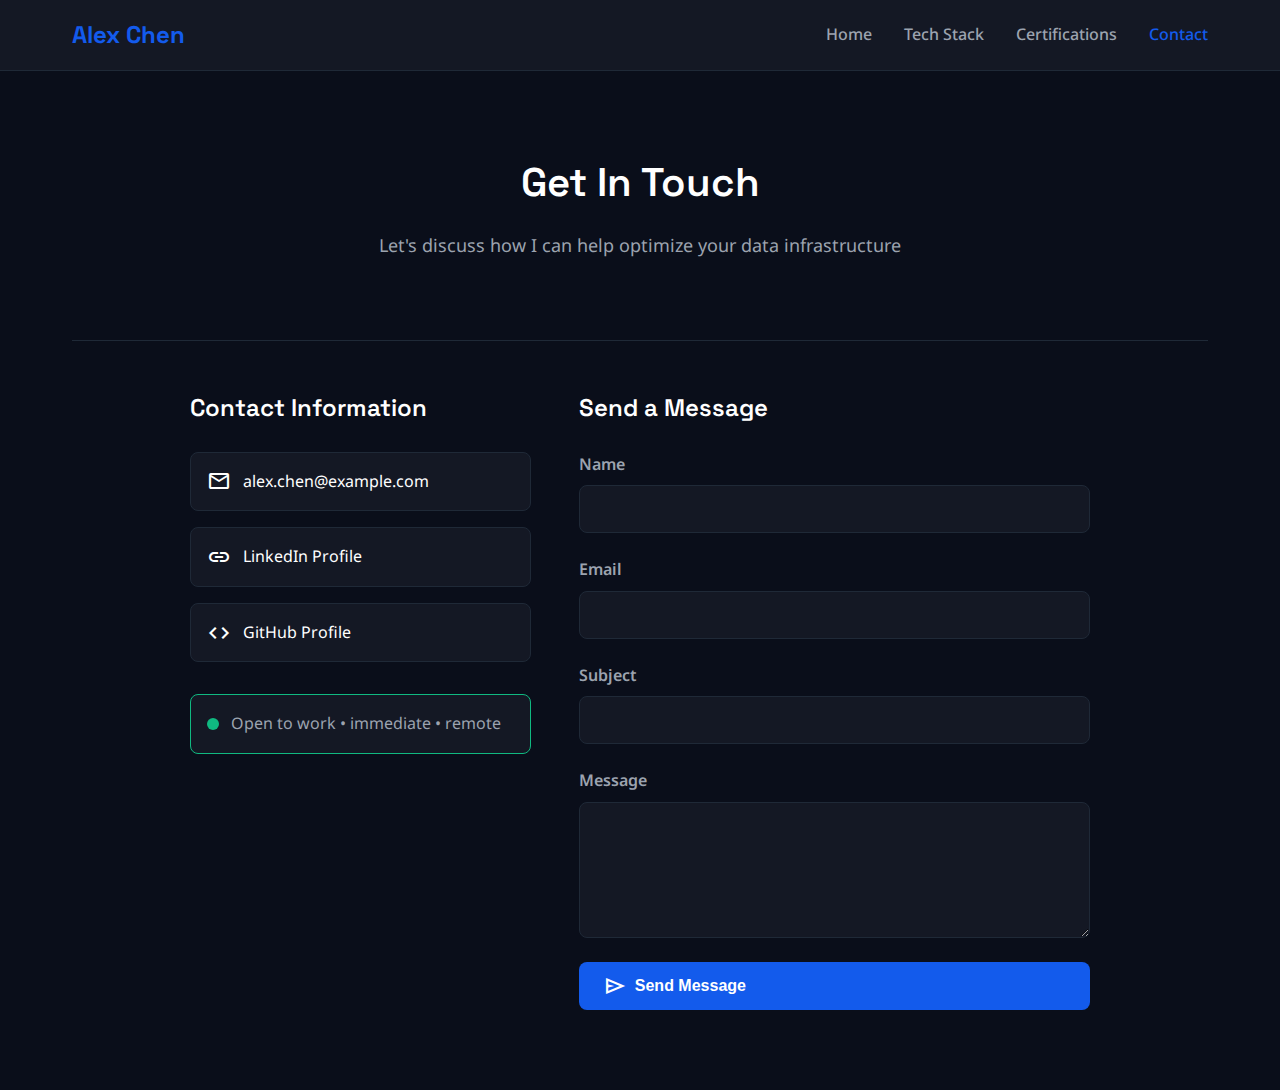
<file: contact.html>
<!DOCTYPE html>
<html lang="en">
<head>
    <meta charset="UTF-8">
    <meta name="viewport" content="width=device-width, initial-scale=1.0">
    <title>Contact - Portfolio</title>
    <link rel="stylesheet" href="styles.css">
    <link rel="stylesheet" href="https://fonts.googleapis.com/css2?family=Space+Grotesk:wght@400;500;600;700&family=Noto+Sans:wght@300;400;500;600&display=swap">
    <link rel="stylesheet" href="https://fonts.googleapis.com/css2?family=Material+Symbols+Outlined:opsz,wght,FILL,GRAD@20..48,100..700,0..1,-50..200" />
</head>
<body>
    <nav class="navbar">
        <div class="nav-container">
            <a href="index.html" class="nav-brand" id="navBrand">Portfolio</a>
            <div class="nav-links">
                <a href="index.html" class="nav-link">Home</a>
                <a href="tech-stack.html" class="nav-link">Tech Stack</a>
                <a href="certifications.html" class="nav-link">Certifications</a>
                <a href="contact.html" class="nav-link active">Contact</a>
            </div>
        </div>
    </nav>

    <main class="container">
        <section class="page-header">
            <h1 class="page-heading">Get In Touch</h1>
            <p class="page-subheading">Let's discuss how I can help optimize your data infrastructure</p>
        </section>

        <section class="contact-section">
            <div class="contact-grid">
                <div class="contact-info">
                    <h2>Contact Information</h2>
                    <div class="contact-items">
                        <a id="emailLink" href="" class="contact-item">
                            <span class="material-symbols-outlined">mail</span>
                            <span id="emailText"></span>
                        </a>
                        <a id="linkedinLink" href="" target="_blank" class="contact-item">
                            <span class="material-symbols-outlined">link</span>
                            <span>LinkedIn Profile</span>
                        </a>
                        <a id="githubLink" href="" target="_blank" class="contact-item">
                            <span class="material-symbols-outlined">code</span>
                            <span>GitHub Profile</span>
                        </a>
                    </div>
                    <div class="status-badge" id="statusBadge">
                        <span class="status-indicator"></span>
                        <span id="statusText"></span>
                    </div>
                </div>

                <div class="contact-form-container">
                    <h2>Send a Message</h2>
                    <form id="contactForm" class="contact-form">
                        <div class="form-group">
                            <label for="name">Name</label>
                            <input type="text" id="name" name="name" required>
                        </div>
                        <div class="form-group">
                            <label for="email">Email</label>
                            <input type="email" id="email" name="email" required>
                        </div>
                        <div class="form-group">
                            <label for="subject">Subject</label>
                            <input type="text" id="subject" name="subject" required>
                        </div>
                        <div class="form-group">
                            <label for="message">Message</label>
                            <textarea id="message" name="message" rows="5" required></textarea>
                        </div>
                        <button type="submit" class="btn-primary">
                            <span class="material-symbols-outlined">send</span>
                            Send Message
                        </button>
                    </form>
                    <div id="formMessage" class="form-message"></div>
                </div>
            </div>
        </section>
    </main>

    <script src="app.js"></script>
    <script>
        loadConfig().then(config => {
            document.getElementById('navBrand').textContent = config.personal.name;
            document.getElementById('emailText').textContent = config.contact.email;
            document.getElementById('emailLink').href = `mailto:${config.contact.email}`;
            document.getElementById('linkedinLink').href = config.contact.linkedin;
            document.getElementById('githubLink').href = config.contact.github;

            // Status badge
            const statusText = config.contact.status.openToWork 
                ? `Open to work • ${config.contact.status.availability} • ${config.contact.status.location}`
                : 'Not available';
            document.getElementById('statusText').textContent = statusText;
            const statusBadge = document.getElementById('statusBadge');
            if (config.contact.status.openToWork) {
                statusBadge.classList.add('open');
            }

            // Form submission
            const form = document.getElementById('contactForm');
            const formMessage = document.getElementById('formMessage');

            form.onsubmit = async (e) => {
                e.preventDefault();
                
                const formData = new FormData(form);
                const data = {
                    name: formData.get('name'),
                    email: formData.get('email'),
                    subject: formData.get('subject'),
                    message: formData.get('message')
                };

                // If Web3Forms key is configured, use it
                if (config.contact.web3formsKey) {
                    try {
                        const response = await fetch('https://api.web3forms.com/submit', {
                            method: 'POST',
                            headers: {
                                'Content-Type': 'application/json'
                            },
                            body: JSON.stringify({
                                access_key: config.contact.web3formsKey,
                                ...data
                            })
                        });

                        const result = await response.json();
                        
                        if (result.success) {
                            formMessage.textContent = 'Message sent successfully!';
                            formMessage.className = 'form-message success';
                            form.reset();
                        } else {
                            throw new Error('Form submission failed');
                        }
                    } catch (error) {
                        formMessage.textContent = 'Failed to send message. Please try email directly.';
                        formMessage.className = 'form-message error';
                    }
                } else {
                    // Fallback to mailto
                    const mailtoLink = `mailto:${config.contact.email}?subject=${encodeURIComponent(data.subject)}&body=${encodeURIComponent(`Name: ${data.name}\nEmail: ${data.email}\n\n${data.message}`)}`;
                    window.location.href = mailtoLink;
                    formMessage.textContent = 'Opening your email client...';
                    formMessage.className = 'form-message success';
                }
            };
        });
    </script>
</body>
</html>
</file>
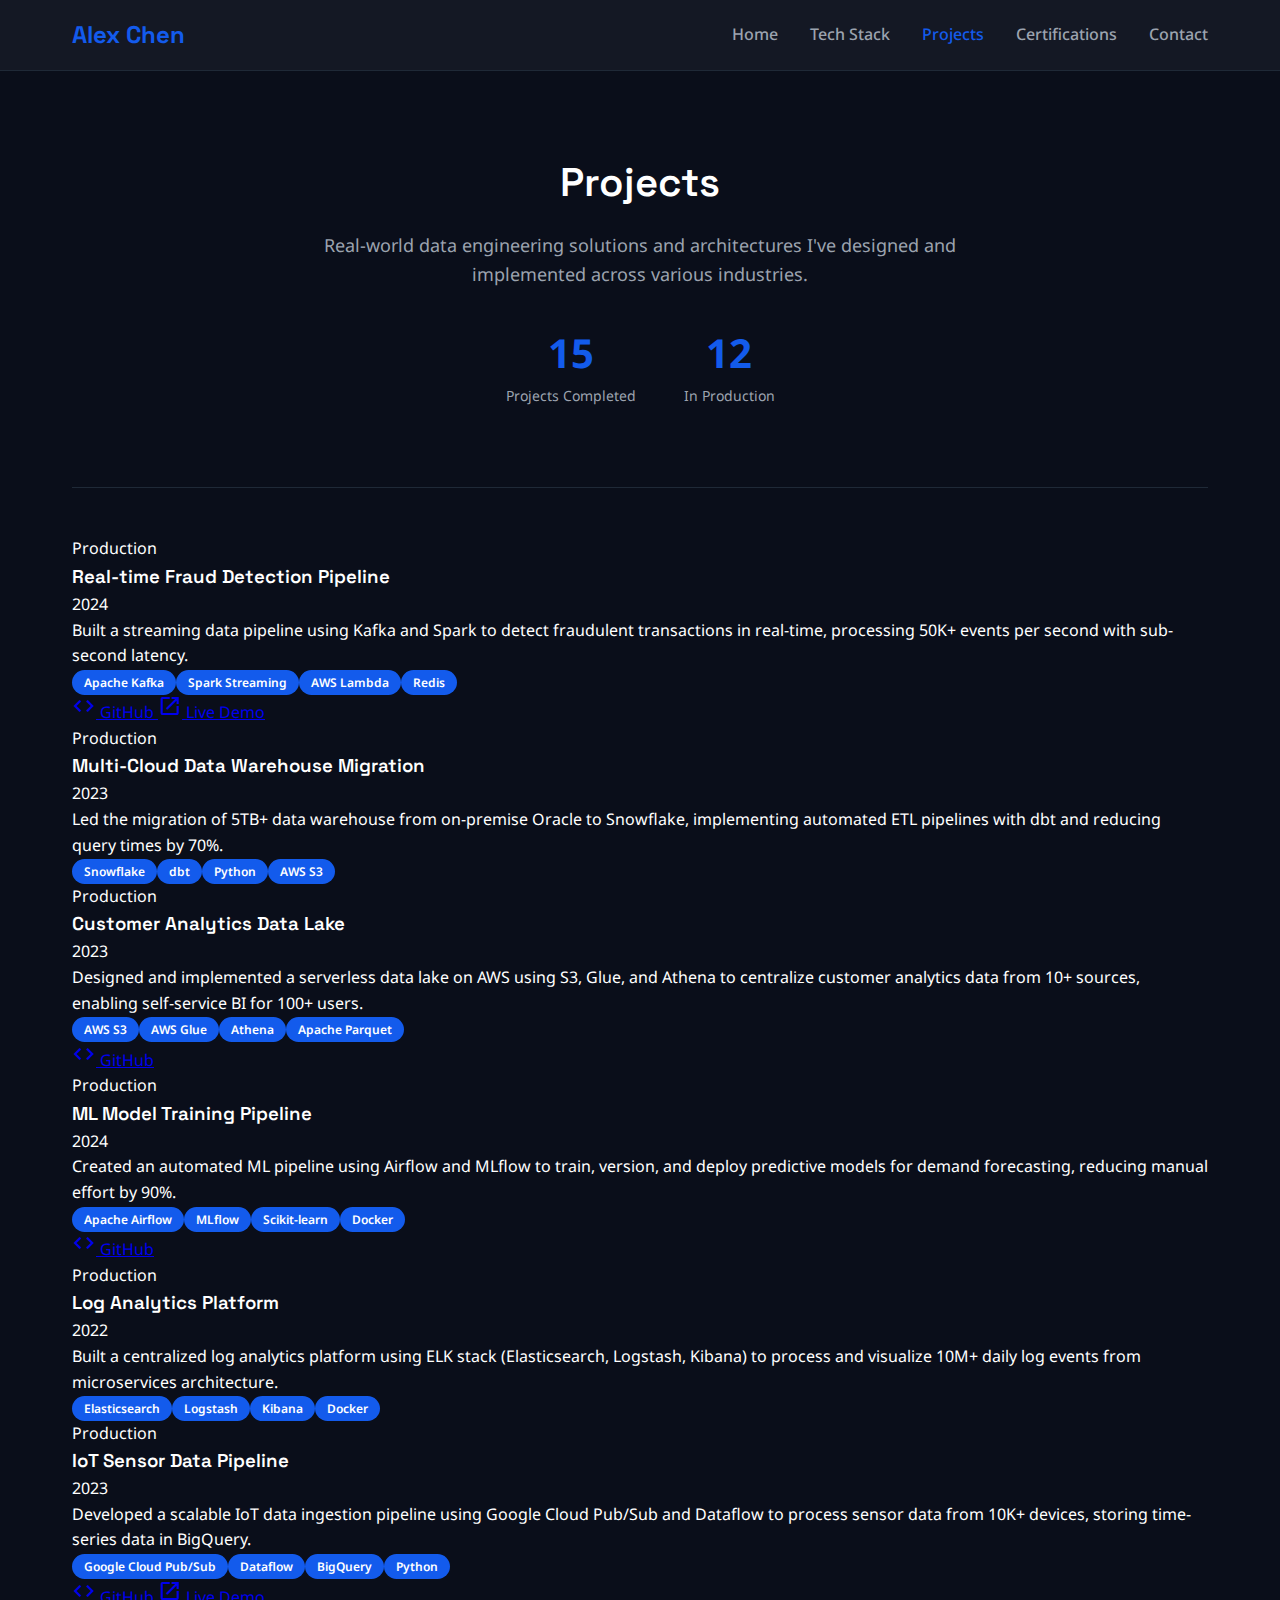
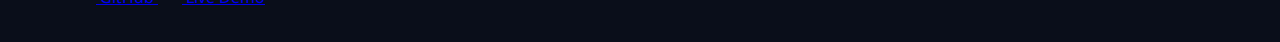
<file: projects.html>
<!DOCTYPE html>
<html lang="en">
<head>
    <meta charset="UTF-8">
    <meta name="viewport" content="width=device-width, initial-scale=1.0">
    <title>Projects - Data Engineer Portfolio</title>
    <link rel="stylesheet" href="styles.css">
    <link rel="stylesheet" href="https://fonts.googleapis.com/css2?family=Space+Grotesk:wght@400;500;600;700&family=Noto+Sans:wght@300;400;500;600&display=swap">
    <link rel="stylesheet" href="https://fonts.googleapis.com/css2?family=Material+Symbols+Outlined:opsz,wght,FILL,GRAD@20..48,100..700,0..1,-50..200" />
</head>
<body>
    <nav class="navbar">
        <div class="nav-container">
            <a href="index.html" class="nav-brand" id="navBrand">Portfolio</a>
            <div class="nav-links">
                <a href="index.html" class="nav-link">Home</a>
                <a href="tech-stack.html" class="nav-link">Tech Stack</a>
                <a href="projects.html" class="nav-link active">Projects</a>
                <a href="certifications.html" class="nav-link">Certifications</a>
                <a href="contact.html" class="nav-link">Contact</a>
            </div>
        </div>
    </nav>

    <main class="container">
        <section class="page-header">
            <h1 id="pageHeading" class="page-heading"></h1>
            <p id="pageSubheading" class="page-subheading"></p>
            <div class="stats">
                <div class="stat-item">
                    <div class="stat-value" id="projectsCompleted"></div>
                    <div class="stat-label">Projects Completed</div>
                </div>
                <div class="stat-item">
                    <div class="stat-value" id="inProduction"></div>
                    <div class="stat-label">In Production</div>
                </div>
            </div>
        </section>

        <section class="projects-grid" id="projectsGrid">
            <!-- Projects will be loaded dynamically -->
        </section>
    </main>

    <script src="app.js"></script>
    <script>
        // Load projects data
        loadConfig().then(config => {
            document.getElementById('navBrand').textContent = config.personal.name;
            document.getElementById('pageHeading').textContent = config.projects.heading;
            document.getElementById('pageSubheading').textContent = config.projects.subheading;
            document.getElementById('projectsCompleted').textContent = config.projects.stats.completed;
            document.getElementById('inProduction').textContent = config.projects.stats.inProduction;

            // Load projects
            const projectsGrid = document.getElementById('projectsGrid');
            config.projects.items.forEach(project => {
                const projectCard = document.createElement('div');
                projectCard.className = 'project-card';
                
                projectCard.innerHTML = `
                    <div class="project-image" style="background-image: url('${project.image}')">
                        <div class="project-status ${project.status.toLowerCase()}">${project.status}</div>
                    </div>
                    <div class="project-content">
                        <div class="project-header">
                            <h3 class="project-title">${project.title}</h3>
                            <span class="project-year">${project.year}</span>
                        </div>
                        <p class="project-description">${project.description}</p>
                        <div class="project-technologies">
                            ${project.technologies.map(tech => `<span class="tech-tag">${tech}</span>`).join('')}
                        </div>
                        <div class="project-links">
                            ${project.github ? `
                                <a href="${project.github}" target="_blank" rel="noopener" class="project-link">
                                    <span class="material-symbols-outlined">code</span>
                                    GitHub
                                </a>
                            ` : ''}
                            ${project.demo ? `
                                <a href="${project.demo}" target="_blank" rel="noopener" class="project-link">
                                    <span class="material-symbols-outlined">open_in_new</span>
                                    Live Demo
                                </a>
                            ` : ''}
                        </div>
                    </div>
                `;
                
                projectsGrid.appendChild(projectCard);
            });
        });
    </script>
</body>
</html>
</file>
<file: styles.css>
* {
  margin: 0;
  padding: 0;
  box-sizing: border-box;
}

:root {
  --primary: #135bec;
  --primary-dark: #0d47c4;
  --background: #0a0e1a;
  --surface: #141824;
  --text-primary: #ffffff;
  --text-secondary: #9ca3af;
  --border: #1f2937;
  --success: #10b981;
  --warning: #f59e0b;
  --error: #ef4444;
}

body {
  font-family: "Noto Sans", sans-serif;
  background-color: var(--background);
  color: var(--text-primary);
  line-height: 1.6;
}

h1,
h2,
h3,
h4,
h5,
h6 {
  font-family: "Space Grotesk", sans-serif;
  font-weight: 600;
}

/* Navbar */
.navbar {
  background-color: var(--surface);
  border-bottom: 1px solid var(--border);
  position: sticky;
  top: 0;
  z-index: 100;
}

.nav-container {
  max-width: 1200px;
  margin: 0 auto;
  padding: 1rem 2rem;
  display: flex;
  justify-content: space-between;
  align-items: center;
}

.nav-brand {
  font-family: "Space Grotesk", sans-serif;
  font-size: 1.5rem;
  font-weight: 700;
  color: var(--primary);
  text-decoration: none;
}

.nav-links {
  display: flex;
  gap: 2rem;
}

.nav-link {
  color: var(--text-secondary);
  text-decoration: none;
  font-weight: 500;
  transition: color 0.2s;
}

.nav-link:hover,
.nav-link.active {
  color: var(--primary);
}

/* Container */
.container {
  max-width: 1200px;
  margin: 0 auto;
  padding: 2rem;
}

/* Hero Section */
.hero {
  text-align: center;
  padding: 4rem 0;
}

.profile-image {
  width: 150px;
  height: 150px;
  border-radius: 50%;
  object-fit: cover;
  border: 4px solid var(--primary);
  margin-bottom: 2rem;
}

.hero-heading {
  font-size: 3rem;
  margin-bottom: 0.5rem;
}

.hero-subheading {
  font-size: 1.5rem;
  color: var(--primary);
  margin-bottom: 1rem;
}

.hero-description {
  font-size: 1.125rem;
  color: var(--text-secondary);
  max-width: 600px;
  margin: 0 auto 2rem;
}

/* Stats */
.stats {
  display: flex;
  gap: 3rem;
  justify-content: center;
  margin: 2rem 0;
}

.stat-item {
  text-align: center;
}

.stat-value {
  font-size: 2.5rem;
  font-weight: 700;
  color: var(--primary);
}

.stat-label {
  color: var(--text-secondary);
  font-size: 0.875rem;
}

/* Buttons */
.btn-primary {
  background-color: var(--primary);
  color: white;
  border: none;
  padding: 0.75rem 1.5rem;
  border-radius: 0.5rem;
  font-size: 1rem;
  font-weight: 600;
  cursor: pointer;
  display: inline-flex;
  align-items: center;
  gap: 0.5rem;
  transition: background-color 0.2s;
}

.btn-primary:hover {
  background-color: var(--primary-dark);
}

/* Cards */
.cards-section {
  display: grid;
  grid-template-columns: repeat(auto-fit, minmax(300px, 1fr));
  gap: 2rem;
  margin-top: 3rem;
}

.card {
  background-color: var(--surface);
  border: 1px solid var(--border);
  border-radius: 0.75rem;
  padding: 2rem;
  text-decoration: none;
  transition: transform 0.2s, border-color 0.2s;
}

.card:hover {
  transform: translateY(-4px);
  border-color: var(--primary);
}

.card-icon {
  font-size: 3rem;
  color: var(--primary);
  margin-bottom: 1rem;
}

.card-title {
  font-size: 1.5rem;
  color: var(--text-primary);
  margin-bottom: 0.5rem;
}

.card-description {
  color: var(--text-secondary);
}

/* Page Header */
.page-header {
  text-align: center;
  padding: 3rem 0;
  border-bottom: 1px solid var(--border);
  margin-bottom: 3rem;
}

.page-heading {
  font-size: 2.5rem;
  margin-bottom: 1rem;
}

.page-subheading {
  font-size: 1.125rem;
  color: var(--text-secondary);
  max-width: 700px;
  margin: 0 auto 2rem;
}

/* Content Sections */
.content-section {
  margin-bottom: 4rem;
}

.section-heading {
  font-size: 1.75rem;
  margin-bottom: 1.5rem;
  color: var(--primary);
}

/* Grid */
.grid {
  display: grid;
  grid-template-columns: repeat(auto-fill, minmax(300px, 1fr));
  gap: 1.5rem;
}

/* Tech Cards */
.tech-card {
  background-color: var(--surface);
  border: 1px solid var(--border);
  border-radius: 0.75rem;
  padding: 1.5rem;
  display: flex;
  gap: 1rem;
}

.tech-logo {
  width: 60px;
  height: 60px;
  object-fit: contain;
  border-radius: 0.5rem;
}

.tech-icon {
  font-size: 3rem;
  color: var(--primary);
}

.tech-content {
  flex: 1;
}

.tech-name {
  font-size: 1.25rem;
  margin-bottom: 0.5rem;
}

.tech-description {
  color: var(--text-secondary);
  font-size: 0.875rem;
  margin-bottom: 1rem;
}

.tech-footer {
  display: flex;
  align-items: center;
  gap: 1rem;
}

.tech-level {
  font-size: 0.875rem;
  color: var(--primary);
  font-weight: 600;
}

.progress-bar {
  flex: 1;
  height: 6px;
  background-color: var(--border);
  border-radius: 3px;
  overflow: hidden;
}

.progress-fill {
  height: 100%;
  background-color: var(--primary);
  transition: width 0.3s;
}

.tech-tags {
  display: flex;
  gap: 0.5rem;
  flex-wrap: wrap;
}

.tech-tag {
  background-color: var(--primary);
  color: white;
  padding: 0.25rem 0.75rem;
  border-radius: 1rem;
  font-size: 0.75rem;
  font-weight: 600;
}

/* Tool Cards */
.tool-card {
  background-color: var(--surface);
  border: 1px solid var(--border);
  border-radius: 0.75rem;
  padding: 1.5rem;
  display: flex;
  align-items: center;
  gap: 1rem;
}

.tool-logo {
  width: 50px;
  height: 50px;
  object-fit: contain;
  border-radius: 0.5rem;
}

.tool-icon {
  font-size: 2.5rem;
  color: var(--primary);
}

.tool-content {
  flex: 1;
}

.tool-name {
  font-size: 1.125rem;
  margin-bottom: 0.25rem;
}

.tool-category {
  color: var(--text-secondary);
  font-size: 0.875rem;
}

/* Certification Cards */
.cert-card {
  background-color: var(--surface);
  border: 1px solid var(--border);
  border-radius: 0.75rem;
  padding: 1.5rem;
  display: flex;
  gap: 1rem;
}

.cert-logo {
  width: 80px;
  height: 80px;
  object-fit: contain;
  border-radius: 0.5rem;
}

.cert-content {
  flex: 1;
}

.cert-title {
  font-size: 1.125rem;
  margin-bottom: 0.25rem;
}

.cert-provider {
  color: var(--text-secondary);
  font-size: 0.875rem;
  margin-bottom: 1rem;
}

.cert-footer {
  display: flex;
  justify-content: space-between;
  align-items: center;
  font-size: 0.875rem;
}

.cert-status {
  padding: 0.25rem 0.75rem;
  border-radius: 1rem;
  font-weight: 600;
}

.cert-status.active {
  background-color: var(--success);
  color: white;
}

.cert-status.expires {
  background-color: var(--warning);
  color: white;
}

.cert-status.lifetime {
  background-color: var(--primary);
  color: white;
}

.cert-issued {
  color: var(--text-secondary);
}

/* Contact Section */
.contact-section {
  max-width: 900px;
  margin: 0 auto;
}

.contact-grid {
  display: grid;
  grid-template-columns: 1fr 1.5fr;
  gap: 3rem;
}

.contact-info h2,
.contact-form-container h2 {
  font-size: 1.5rem;
  margin-bottom: 1.5rem;
}

.contact-items {
  display: flex;
  flex-direction: column;
  gap: 1rem;
  margin-bottom: 2rem;
}

.contact-item {
  display: flex;
  align-items: center;
  gap: 0.75rem;
  padding: 1rem;
  background-color: var(--surface);
  border: 1px solid var(--border);
  border-radius: 0.5rem;
  color: var(--text-primary);
  text-decoration: none;
  transition: border-color 0.2s;
}

.contact-item:hover {
  border-color: var(--primary);
}

.status-badge {
  display: flex;
  align-items: center;
  gap: 0.75rem;
  padding: 1rem;
  background-color: var(--surface);
  border: 1px solid var(--border);
  border-radius: 0.5rem;
  color: var(--text-secondary);
}

.status-badge.open {
  border-color: var(--success);
}

.status-indicator {
  width: 12px;
  height: 12px;
  background-color: var(--text-secondary);
  border-radius: 50%;
}

.status-badge.open .status-indicator {
  background-color: var(--success);
  animation: pulse 2s infinite;
}

@keyframes pulse {
  0%,
  100% {
    opacity: 1;
  }
  50% {
    opacity: 0.5;
  }
}

/* Contact Form */
.contact-form {
  display: flex;
  flex-direction: column;
  gap: 1.5rem;
}

.form-group {
  display: flex;
  flex-direction: column;
  gap: 0.5rem;
}

.form-group label {
  font-weight: 600;
  color: var(--text-secondary);
}

.form-group input,
.form-group textarea {
  background-color: var(--surface);
  border: 1px solid var(--border);
  border-radius: 0.5rem;
  padding: 0.75rem;
  color: var(--text-primary);
  font-family: "Noto Sans", sans-serif;
  font-size: 1rem;
  transition: border-color 0.2s;
}

.form-group input:focus,
.form-group textarea:focus {
  outline: none;
  border-color: var(--primary);
}

.form-message {
  margin-top: 1rem;
  padding: 1rem;
  border-radius: 0.5rem;
  text-align: center;
  font-weight: 600;
}

.form-message.success {
  background-color: rgba(16, 185, 129, 0.1);
  border: 1px solid var(--success);
  color: var(--success);
}

.form-message.error {
  background-color: rgba(239, 68, 68, 0.1);
  border: 1px solid var(--error);
  color: var(--error);
}

/* Responsive */
@media (max-width: 768px) {
  .nav-container {
    flex-direction: column;
    gap: 1rem;
  }

  .nav-links {
    gap: 1rem;
  }

  .hero-heading {
    font-size: 2rem;
  }

  .stats {
    gap: 2rem;
  }

  .contact-grid {
    grid-template-columns: 1fr;
  }

  .grid {
    grid-template-columns: 1fr;
  }
}
</file>
